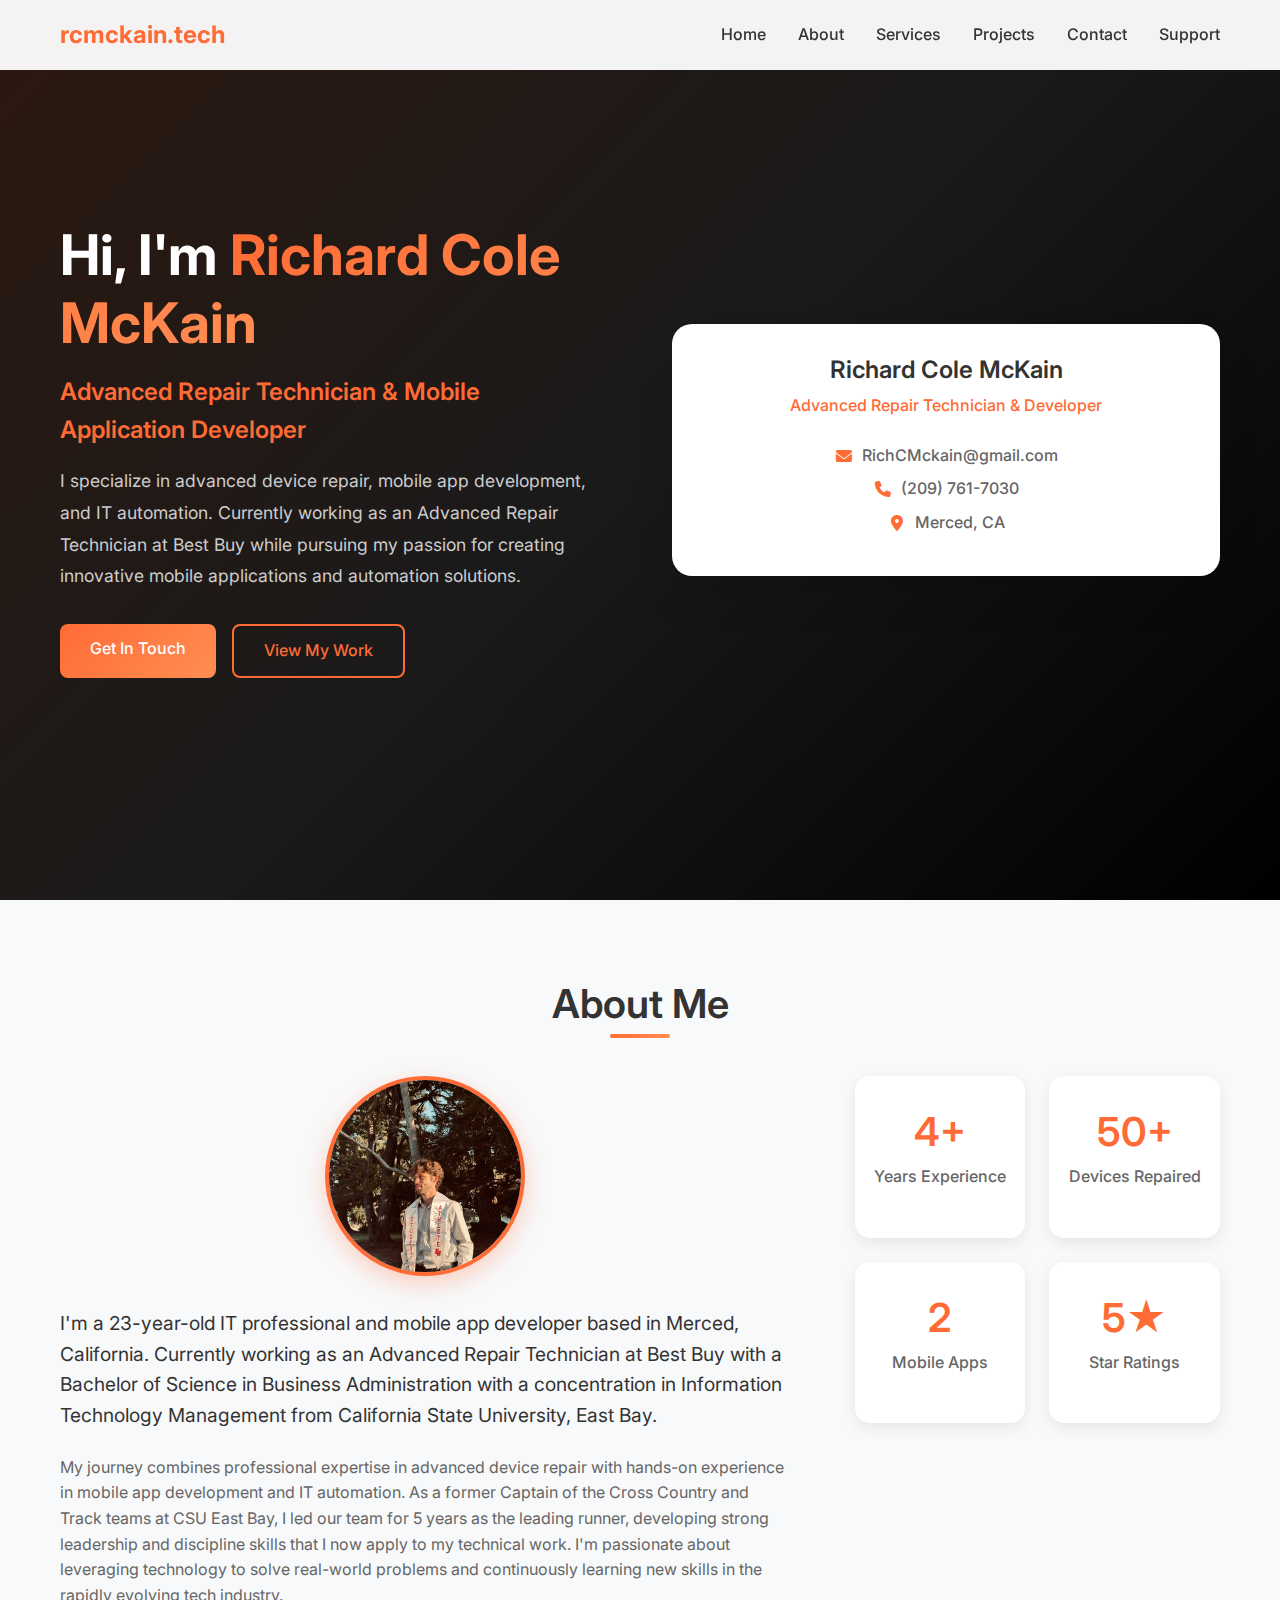
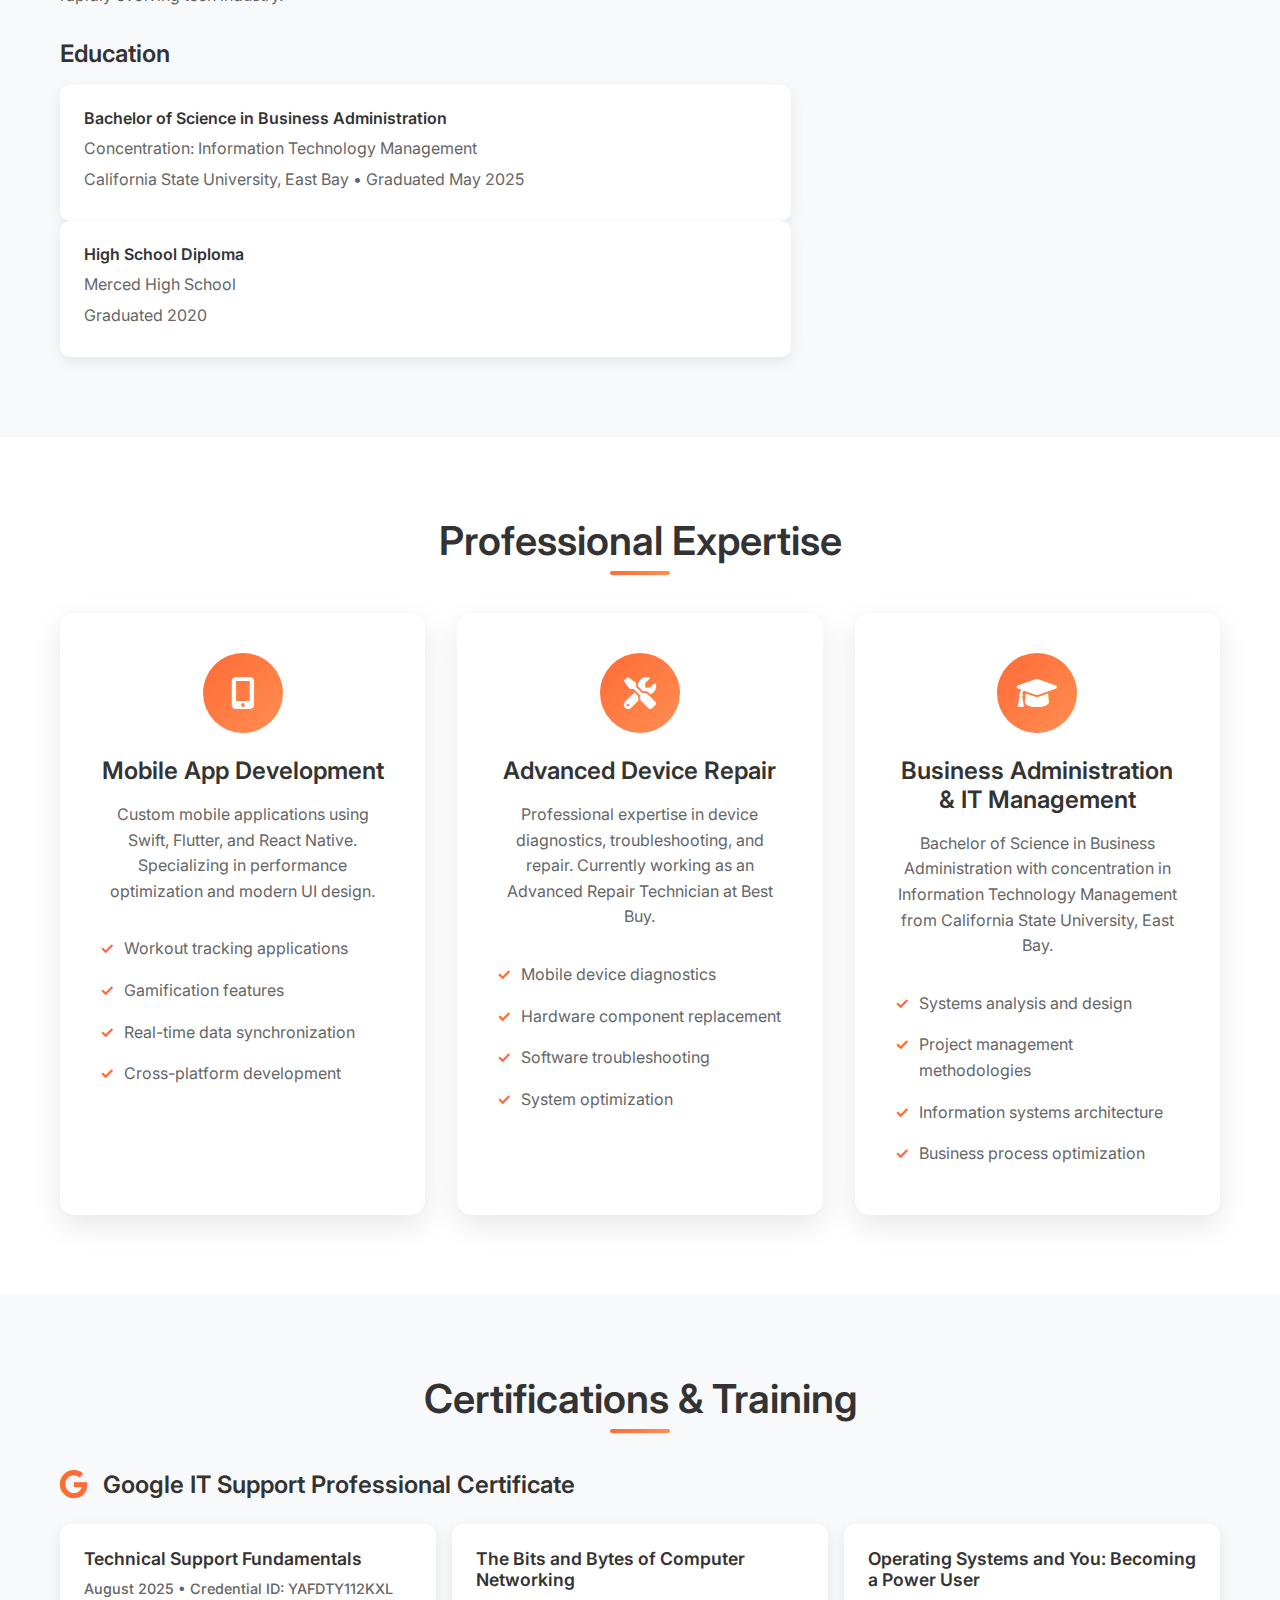
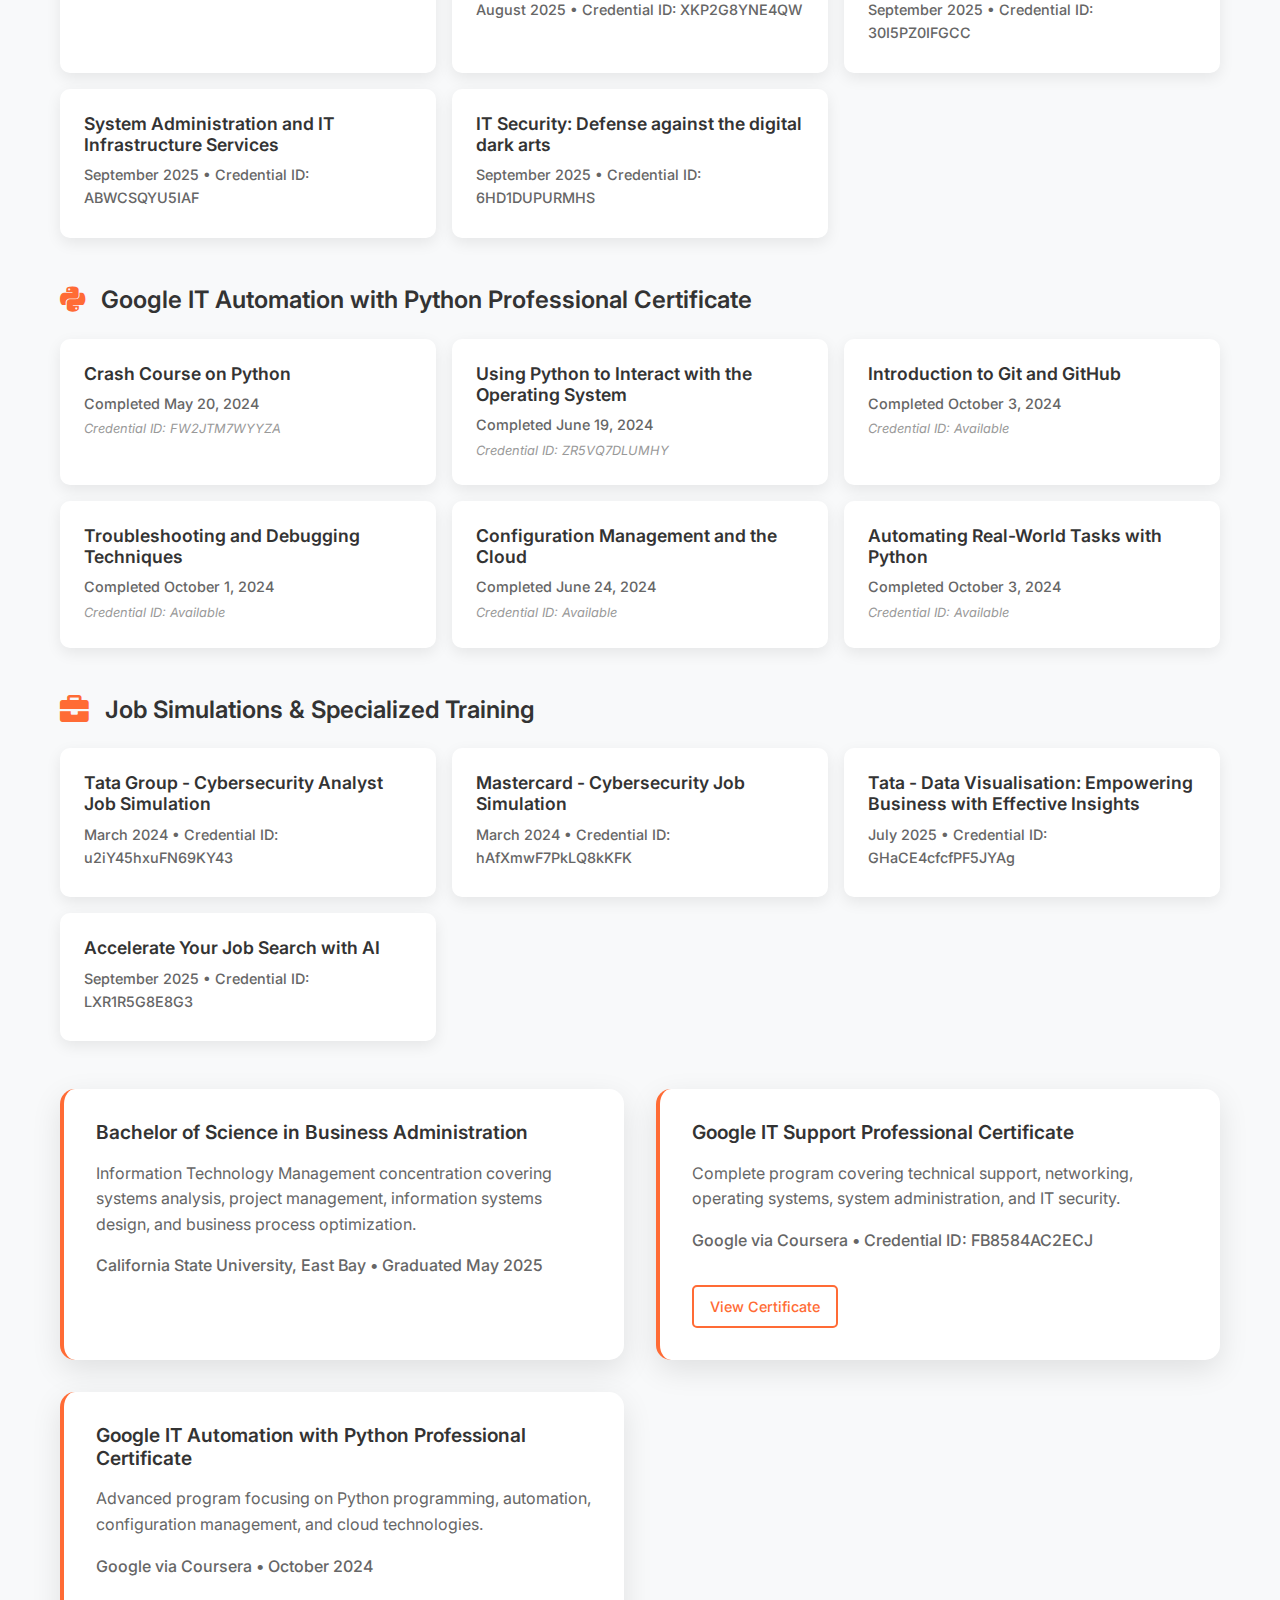
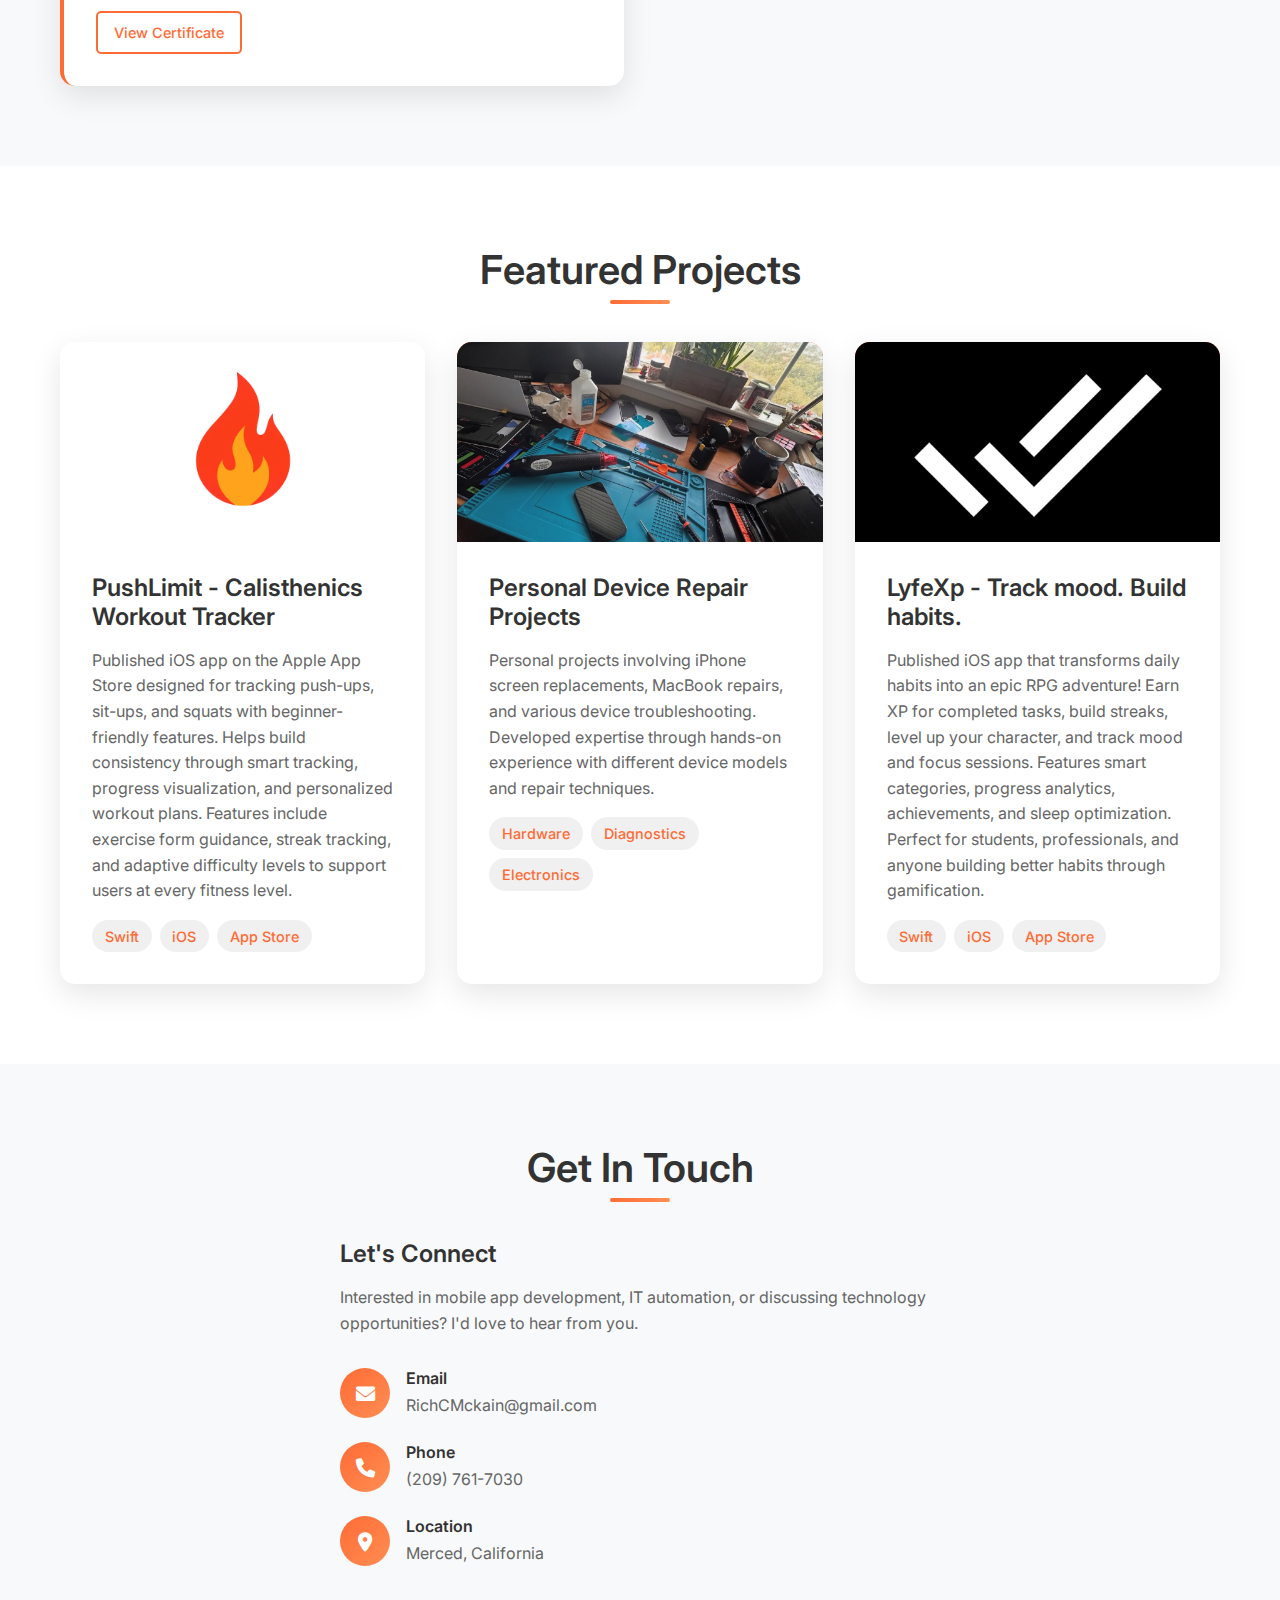
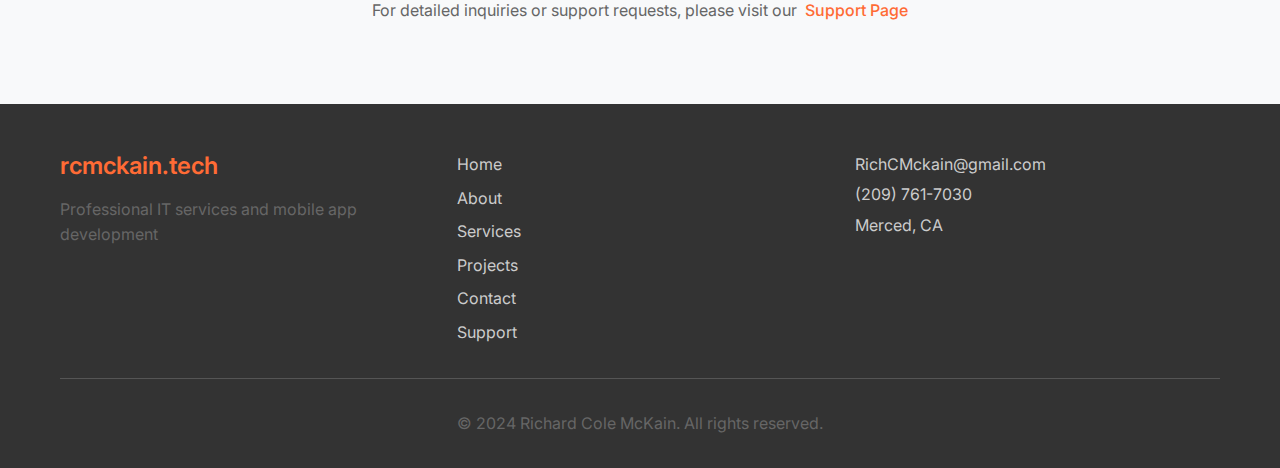
<file: index.html>
<!DOCTYPE html>
<html lang="en">
<head>
    <meta charset="UTF-8">
    <meta name="viewport" content="width=device-width, initial-scale=1.0">
    <title>Richard Cole McKain - IT Technician & Mobile App Developer</title>
    <meta name="description" content="Professional IT services, mobile app development, and device repair in Merced, CA. Specializing in iOS development, IT automation, and cybersecurity.">
    <link rel="stylesheet" href="styles.css">
    <link href="https://fonts.googleapis.com/css2?family=Inter:wght@300;400;500;600;700&display=swap" rel="stylesheet">
    <link rel="stylesheet" href="https://cdnjs.cloudflare.com/ajax/libs/font-awesome/6.0.0/css/all.min.css">
</head>
<body>
    <!-- Navigation -->
    <nav class="navbar">
        <div class="nav-container">
            <div class="nav-logo">
                <a href="#home">rcmckain.tech</a>
            </div>
            <div class="nav-menu" id="nav-menu">
                <a href="#home" class="nav-link">Home</a>
                <a href="#about" class="nav-link">About</a>
                <a href="#services" class="nav-link">Services</a>
                <a href="#projects" class="nav-link">Projects</a>
                <a href="#contact" class="nav-link">Contact</a>
                <a href="support.html" class="nav-link">Support</a>
            </div>
            <div class="hamburger" id="hamburger">
                <span class="bar"></span>
                <span class="bar"></span>
                <span class="bar"></span>
            </div>
        </div>
    </nav>

    <!-- Hero Section -->
    <section id="home" class="hero">
        <div class="hero-container">
            <div class="hero-content">
                <h1 class="hero-title">
                    Hi, I'm <span class="highlight">Richard Cole McKain</span>
                </h1>
                <p class="hero-subtitle">
                    Advanced Repair Technician & Mobile Application Developer
                </p>
                <p class="hero-description">
                    I specialize in advanced device repair, mobile app development, and IT automation. 
                    Currently working as an Advanced Repair Technician at Best Buy while pursuing my passion 
                    for creating innovative mobile applications and automation solutions.
                </p>
                <div class="hero-buttons">
                    <a href="#contact" class="btn btn-primary">Get In Touch</a>
                    <a href="#projects" class="btn btn-secondary">View My Work</a>
                </div>
            </div>
            <div class="hero-image">
                <div class="profile-card">
                    <div class="profile-info">
                        <h3>Richard Cole McKain</h3>
                        <p>Advanced Repair Technician & Developer</p>
                        <div class="contact-info">
                            <p><i class="fas fa-envelope"></i> RichCMckain@gmail.com</p>
                            <p><i class="fas fa-phone"></i> (209) 761-7030</p>
                            <p><i class="fas fa-map-marker-alt"></i> Merced, CA</p>
                        </div>
                    </div>
                </div>
            </div>
        </div>
    </section>

    <!-- About Section -->
    <section id="about" class="about">
        <div class="container">
            <h2 class="section-title">About Me</h2>
            <div class="about-content">
                <div class="about-text">
                    <div class="profile-image-container">
                        <img src="ME.jpeg" alt="Richard Cole McKain" class="profile-image">
                    </div>
                    <p class="about-intro">
                        I'm a 23-year-old IT professional and mobile app developer based in Merced, California. 
                        Currently working as an Advanced Repair Technician at Best Buy with a Bachelor of Science 
                        in Business Administration with a concentration in Information Technology Management from California State University, East Bay.
                    </p>
                    <p>
                        My journey combines professional expertise in advanced device repair with hands-on experience in 
                        mobile app development and IT automation. As a former Captain of the Cross Country and Track teams 
                        at CSU East Bay, I led our team for 5 years as the leading runner, developing strong leadership 
                        and discipline skills that I now apply to my technical work. I'm passionate about leveraging 
                        technology to solve real-world problems and continuously learning new skills in the rapidly 
                        evolving tech industry.
                    </p>
                    <div class="education">
                        <h3>Education</h3>
                        <div class="education-item">
                            <h4>Bachelor of Science in Business Administration</h4>
                            <p>Concentration: Information Technology Management</p>
                            <p>California State University, East Bay • Graduated May 2025</p>
                        </div>
                        <div class="education-item">
                            <h4>High School Diploma</h4>
                            <p>Merced High School</p>
                            <p>Graduated 2020</p>
                        </div>
                    </div>
                </div>
                <div class="about-stats">
                    <div class="stat-item">
                        <h3>4+</h3>
                        <p>Years Experience</p>
                    </div>
                    <div class="stat-item">
                        <h3>50+</h3>
                        <p>Devices Repaired</p>
                    </div>
                    <div class="stat-item">
                        <h3>2</h3>
                        <p>Mobile Apps</p>
                    </div>
                    <div class="stat-item">
                        <h3>5★</h3>
                        <p>Star Ratings</p>
                    </div>
                </div>
            </div>
        </div>
    </section>

    <!-- Services Section -->
    <section id="services" class="services">
        <div class="container">
            <h2 class="section-title">Professional Expertise</h2>
            <div class="services-grid">
                <div class="service-card">
                    <div class="service-icon">
                        <i class="fas fa-mobile-alt"></i>
                    </div>
                    <h3>Mobile App Development</h3>
                    <p>Custom mobile applications using Swift, Flutter, and React Native. Specializing in performance optimization and modern UI design.</p>
                    <ul>
                        <li>Workout tracking applications</li>
                        <li>Gamification features</li>
                        <li>Real-time data synchronization</li>
                        <li>Cross-platform development</li>
                    </ul>
                </div>
                <div class="service-card">
                    <div class="service-icon">
                        <i class="fas fa-tools"></i>
                    </div>
                    <h3>Advanced Device Repair</h3>
                    <p>Professional expertise in device diagnostics, troubleshooting, and repair. Currently working as an Advanced Repair Technician at Best Buy.</p>
                    <ul>
                        <li>Mobile device diagnostics</li>
                        <li>Hardware component replacement</li>
                        <li>Software troubleshooting</li>
                        <li>System optimization</li>
                    </ul>
                </div>
                <div class="service-card">
                    <div class="service-icon">
                        <i class="fas fa-graduation-cap"></i>
                    </div>
                    <h3>Business Administration & IT Management</h3>
                    <p>Bachelor of Science in Business Administration with concentration in Information Technology Management from California State University, East Bay.</p>
                    <ul>
                        <li>Systems analysis and design</li>
                        <li>Project management methodologies</li>
                        <li>Information systems architecture</li>
                        <li>Business process optimization</li>
                    </ul>
                </div>
            </div>
        </div>
    </section>

    <!-- Certifications Section -->
    <section class="certifications">
        <div class="container">
            <h2 class="section-title">Certifications & Training</h2>
            
            <!-- Google IT Support Professional Certificate -->
            <div class="cert-category">
                <h3 class="category-title">
                    <i class="fab fa-google"></i>
                    Google IT Support Professional Certificate
                </h3>
                <div class="cert-grid compact">
                    <div class="cert-card compact">
                        <h4>Technical Support Fundamentals</h4>
                        <p class="cert-date">August 2025 • Credential ID: YAFDTY112KXL</p>
                    </div>
                    <div class="cert-card compact">
                        <h4>The Bits and Bytes of Computer Networking</h4>
                        <p class="cert-date">August 2025 • Credential ID: XKP2G8YNE4QW</p>
                    </div>
                    <div class="cert-card compact">
                        <h4>Operating Systems and You: Becoming a Power User</h4>
                        <p class="cert-date">September 2025 • Credential ID: 30I5PZ0IFGCC</p>
                    </div>
                    <div class="cert-card compact">
                        <h4>System Administration and IT Infrastructure Services</h4>
                        <p class="cert-date">September 2025 • Credential ID: ABWCSQYU5IAF</p>
                    </div>
                    <div class="cert-card compact">
                        <h4>IT Security: Defense against the digital dark arts</h4>
                        <p class="cert-date">September 2025 • Credential ID: 6HD1DUPURMHS</p>
                    </div>
                </div>
            </div>

            <!-- Google IT Automation with Python -->
            <div class="cert-category">
                <h3 class="category-title">
                    <i class="fab fa-python"></i>
                    Google IT Automation with Python Professional Certificate
                </h3>
                <div class="cert-grid compact">
                    <div class="cert-card compact">
                        <h4>Crash Course on Python</h4>
                        <p class="cert-date">Completed May 20, 2024</p>
                        <p class="credential-id">Credential ID: FW2JTM7WYYZA</p>
                    </div>
                    <div class="cert-card compact">
                        <h4>Using Python to Interact with the Operating System</h4>
                        <p class="cert-date">Completed June 19, 2024</p>
                        <p class="credential-id">Credential ID: ZR5VQ7DLUMHY</p>
                    </div>
                    <div class="cert-card compact">
                        <h4>Introduction to Git and GitHub</h4>
                        <p class="cert-date">Completed October 3, 2024</p>
                        <p class="credential-id">Credential ID: Available</p>
                    </div>
                    <div class="cert-card compact">
                        <h4>Troubleshooting and Debugging Techniques</h4>
                        <p class="cert-date">Completed October 1, 2024</p>
                        <p class="credential-id">Credential ID: Available</p>
                    </div>
                    <div class="cert-card compact">
                        <h4>Configuration Management and the Cloud</h4>
                        <p class="cert-date">Completed June 24, 2024</p>
                        <p class="credential-id">Credential ID: Available</p>
                    </div>
                    <div class="cert-card compact">
                        <h4>Automating Real-World Tasks with Python</h4>
                        <p class="cert-date">Completed October 3, 2024</p>
                        <p class="credential-id">Credential ID: Available</p>
                    </div>
                </div>
            </div>

            <!-- Job Simulations & Specialized Training -->
            <div class="cert-category">
                <h3 class="category-title">
                    <i class="fas fa-briefcase"></i>
                    Job Simulations & Specialized Training
                </h3>
                <div class="cert-grid compact">
                    <div class="cert-card compact">
                        <h4>Tata Group - Cybersecurity Analyst Job Simulation</h4>
                        <p class="cert-date">March 2024 • Credential ID: u2iY45hxuFN69KY43</p>
                    </div>
                    <div class="cert-card compact">
                        <h4>Mastercard - Cybersecurity Job Simulation</h4>
                        <p class="cert-date">March 2024 • Credential ID: hAfXmwF7PkLQ8kKFK</p>
                    </div>
                    <div class="cert-card compact">
                        <h4>Tata - Data Visualisation: Empowering Business with Effective Insights</h4>
                        <p class="cert-date">July 2025 • Credential ID: GHaCE4cfcfPF5JYAg</p>
                    </div>
                    <div class="cert-card compact">
                        <h4>Accelerate Your Job Search with AI</h4>
                        <p class="cert-date">September 2025 • Credential ID: LXR1R5G8E8G3</p>
                    </div>
                </div>
            </div>

            <!-- Professional Certificates Summary -->
            <div class="cert-summary">
                <div class="summary-card">
                    <h4>Bachelor of Science in Business Administration</h4>
                    <p>Information Technology Management concentration covering systems analysis, project management, information systems design, and business process optimization.</p>
                    <p class="cert-issuer">California State University, East Bay • Graduated May 2025</p>
                </div>
                <div class="summary-card">
                    <h4>Google IT Support Professional Certificate</h4>
                    <p>Complete program covering technical support, networking, operating systems, system administration, and IT security.</p>
                    <p class="cert-issuer">Google via Coursera • Credential ID: FB8584AC2ECJ</p>
                    <a href="https://www.coursera.org/account/accomplishments/professional-cert/certificate/FB8584AC2ECJ" target="_blank" class="cert-link">View Certificate</a>
                </div>
                <div class="summary-card">
                    <h4>Google IT Automation with Python Professional Certificate</h4>
                    <p>Advanced program focusing on Python programming, automation, configuration management, and cloud technologies.</p>
                    <p class="cert-issuer">Google via Coursera • October 2024</p>
                    <a href="https://coursera.org/verify/professional-cert/SS9TCB0L2MZP" target="_blank" class="cert-link">View Certificate</a>
                </div>
            </div>
        </div>
    </section>

    <!-- Projects Section -->
    <section id="projects" class="projects">
        <div class="container">
            <h2 class="section-title">Featured Projects</h2>
            <div class="projects-grid">
                <div class="project-card">
                    <div class="project-image">
                        <img src="pushlimit.png" alt="PushLimit App Screenshot" class="project-app-image pushlimit-image">
                    </div>
                    <div class="project-content">
                        <h3>PushLimit - Calisthenics Workout Tracker</h3>
                        <p>Published iOS app on the Apple App Store designed for tracking push-ups, sit-ups, and squats with beginner-friendly features. Helps build consistency through smart tracking, progress visualization, and personalized workout plans. Features include exercise form guidance, streak tracking, and adaptive difficulty levels to support users at every fitness level.</p>
                        <div class="project-tech">
                            <span class="tech-tag">Swift</span>
                            <span class="tech-tag">iOS</span>
                            <span class="tech-tag">App Store</span>
                        </div>
                    </div>
                </div>
                <div class="project-card">
                    <div class="project-image">
                        <img src="phonerepair.jpeg" alt="Phone Repair Work" class="project-app-image">
                    </div>
                    <div class="project-content">
                        <h3>Personal Device Repair Projects</h3>
                        <p>Personal projects involving iPhone screen replacements, MacBook repairs, and various device troubleshooting. Developed expertise through hands-on experience with different device models and repair techniques.</p>
                        <div class="project-tech">
                            <span class="tech-tag">Hardware</span>
                            <span class="tech-tag">Diagnostics</span>
                            <span class="tech-tag">Electronics</span>
                        </div>
                    </div>
                </div>
                <div class="project-card">
                    <div class="project-image">
                        <img src="lyfexp.jpeg" alt="LyfeXp App Screenshot" class="project-app-image">
                    </div>
                    <div class="project-content">
                        <h3>LyfeXp - Track mood. Build habits.</h3>
                        <p>Published iOS app that transforms daily habits into an epic RPG adventure! Earn XP for completed tasks, build streaks, level up your character, and track mood and focus sessions. Features smart categories, progress analytics, achievements, and sleep optimization. Perfect for students, professionals, and anyone building better habits through gamification.</p>
                        <div class="project-tech">
                            <span class="tech-tag">Swift</span>
                            <span class="tech-tag">iOS</span>
                            <span class="tech-tag">App Store</span>
                        </div>
                    </div>
                </div>
            </div>
        </div>
    </section>



    <!-- Contact Section -->
    <section id="contact" class="contact">
        <div class="container">
            <h2 class="section-title">Get In Touch</h2>
            <div class="contact-content">
                <div class="contact-info">
                    <h3>Let's Connect</h3>
                    <p>Interested in mobile app development, IT automation, or discussing technology opportunities? I'd love to hear from you.</p>
                    <div class="contact-details">
                        <div class="contact-item">
                            <i class="fas fa-envelope"></i>
                            <div>
                                <h4>Email</h4>
                                <p>RichCMckain@gmail.com</p>
                            </div>
                        </div>
                        <div class="contact-item">
                            <i class="fas fa-phone"></i>
                            <div>
                                <h4>Phone</h4>
                                <p>(209) 761-7030</p>
                            </div>
                        </div>
                        <div class="contact-item">
                            <i class="fas fa-map-marker-alt"></i>
                            <div>
                                <h4>Location</h4>
                                <p>Merced, California</p>
                            </div>
                        </div>
                    </div>
                    <div class="contact-cta">
                        <p>For detailed inquiries or support requests, please visit our <a href="support.html" class="support-link">Support Page</a></p>
                    </div>
                </div>
            </div>
        </div>
    </section>

    <!-- Footer -->
    <footer class="footer">
        <div class="container">
            <div class="footer-content">
                <div class="footer-brand">
                    <h3>rcmckain.tech</h3>
                    <p>Professional IT services and mobile app development</p>
                </div>
                <div class="footer-links">
                    <a href="#home">Home</a>
                    <a href="#about">About</a>
                    <a href="#services">Services</a>
                    <a href="#projects">Projects</a>
                    <a href="#contact">Contact</a>
                    <a href="support.html">Support</a>
                </div>
                <div class="footer-contact">
                    <p>RichCMckain@gmail.com</p>
                    <p>(209) 761-7030</p>
                    <p>Merced, CA</p>
                </div>
            </div>
            <div class="footer-bottom">
                <p>&copy; 2024 Richard Cole McKain. All rights reserved.</p>
            </div>
        </div>
    </footer>

    <script src="script.js"></script>
</body>
</html>
</file>
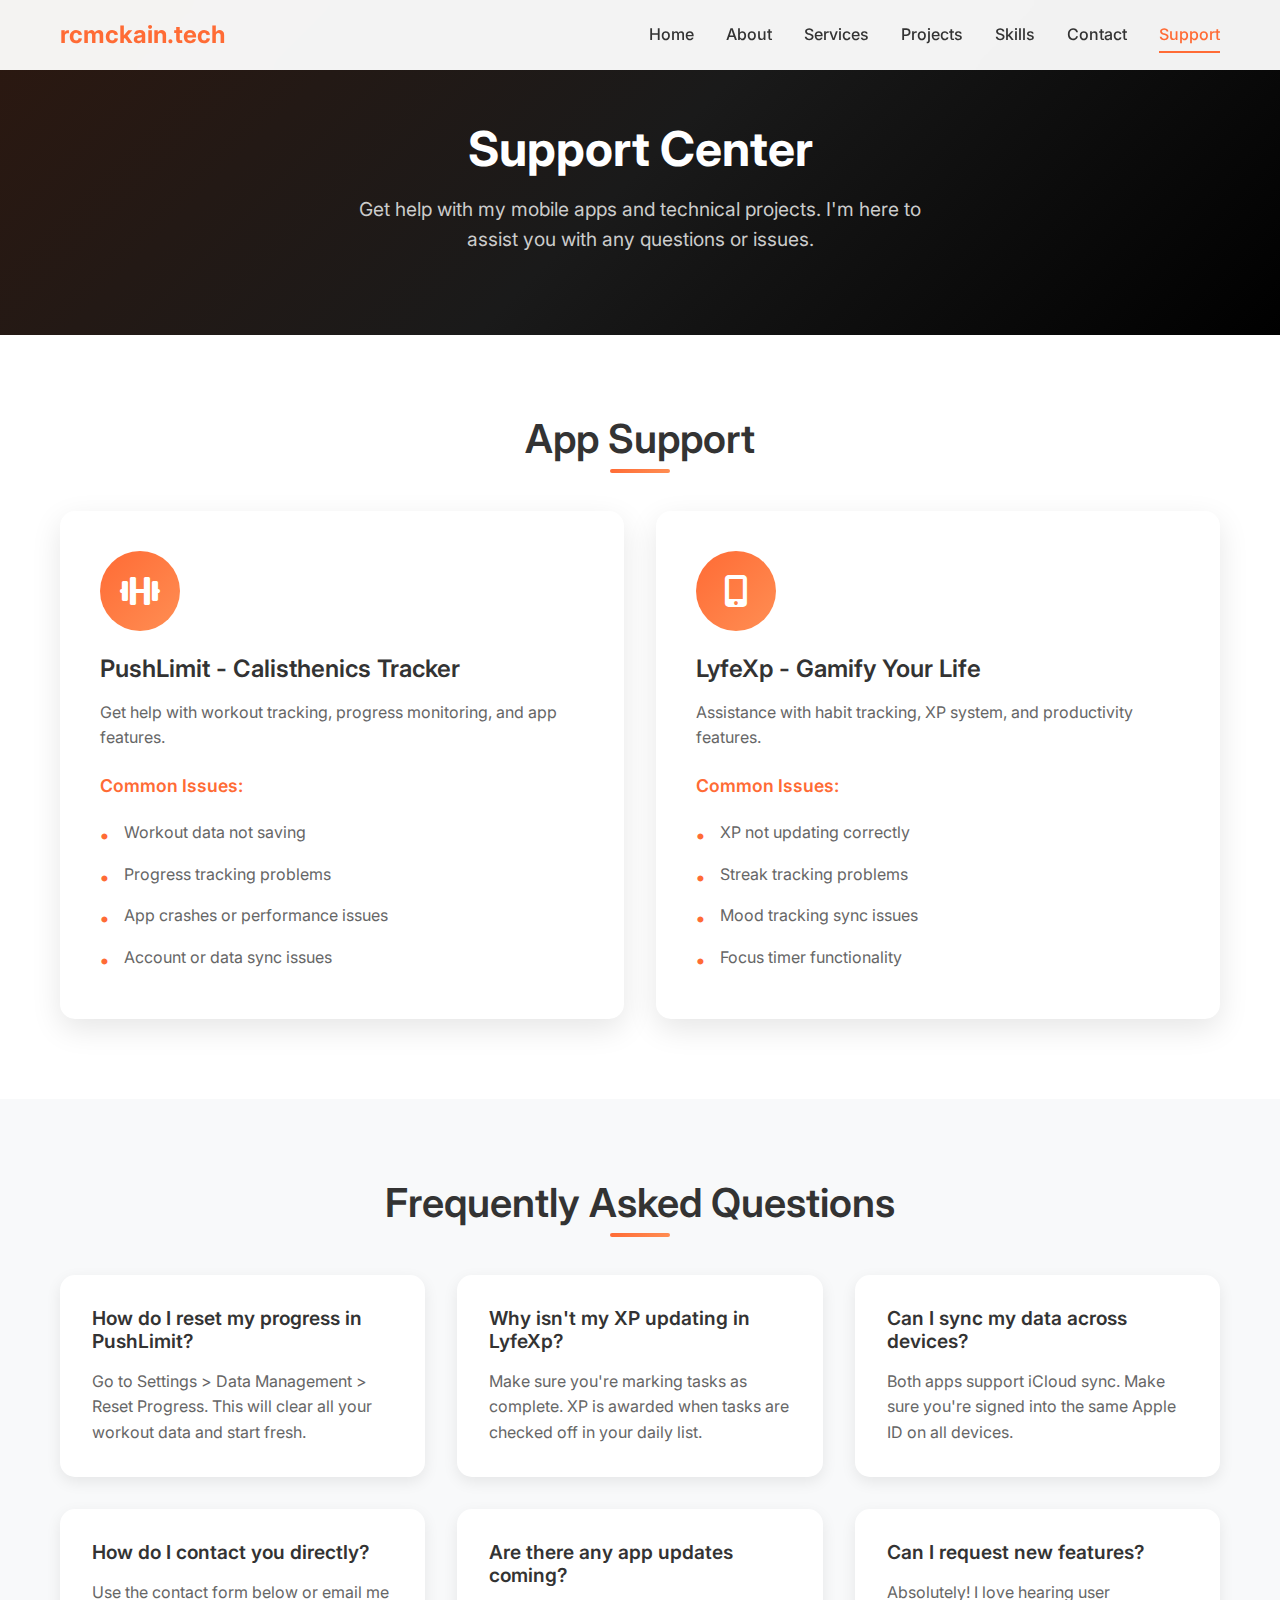
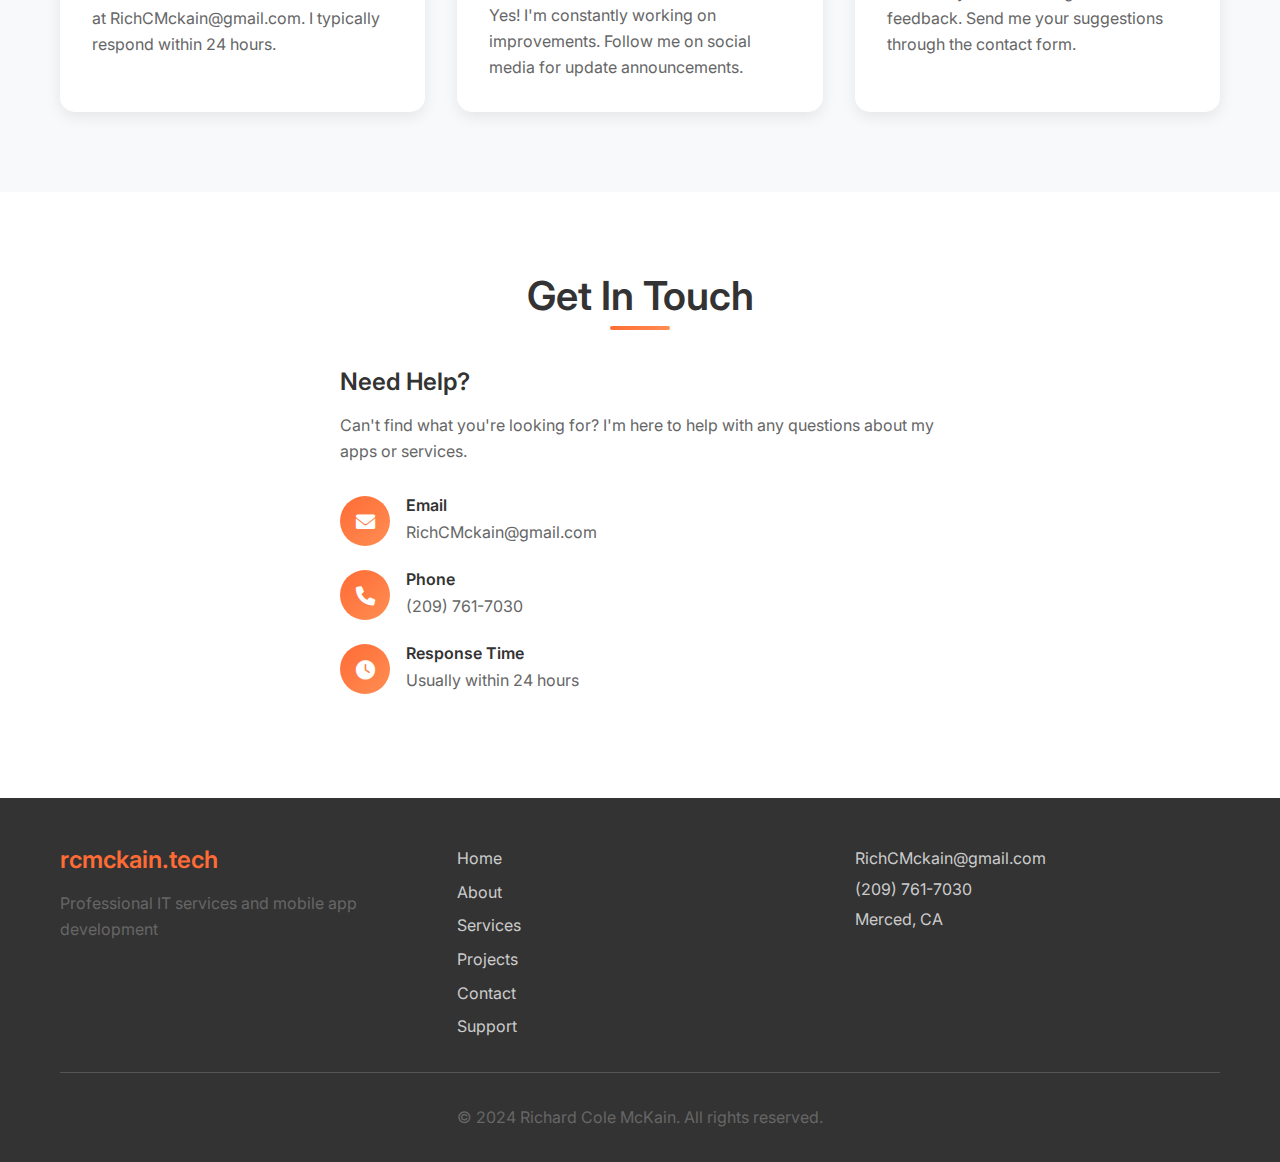
<file: support.html>
<!DOCTYPE html>
<html lang="en">
<head>
    <meta charset="UTF-8">
    <meta name="viewport" content="width=device-width, initial-scale=1.0">
    <title>Support - Richard Cole McKain</title>
    <meta name="description" content="Get help and support for mobile apps and technical services. Contact Richard Cole McKain for assistance with PushLimit, LyfeXp, and other projects.">
    <link rel="stylesheet" href="styles.css">
    <link href="https://fonts.googleapis.com/css2?family=Inter:wght@300;400;500;600;700&display=swap" rel="stylesheet">
    <link rel="stylesheet" href="https://cdnjs.cloudflare.com/ajax/libs/font-awesome/6.0.0/css/all.min.css">
</head>
<body>
    <!-- Navigation -->
    <nav class="navbar">
        <div class="nav-container">
            <div class="nav-logo">
                <a href="index.html">rcmckain.tech</a>
            </div>
            <div class="nav-menu" id="nav-menu">
                <a href="index.html" class="nav-link">Home</a>
                <a href="index.html#about" class="nav-link">About</a>
                <a href="index.html#services" class="nav-link">Services</a>
                <a href="index.html#projects" class="nav-link">Projects</a>
                <a href="index.html#skills" class="nav-link">Skills</a>
                <a href="index.html#contact" class="nav-link">Contact</a>
                <a href="support.html" class="nav-link active">Support</a>
            </div>
            <div class="hamburger" id="hamburger">
                <span class="bar"></span>
                <span class="bar"></span>
                <span class="bar"></span>
            </div>
        </div>
    </nav>

    <!-- Support Hero Section -->
    <section class="support-hero">
        <div class="container">
            <div class="support-hero-content">
                <h1>Support Center</h1>
                <p>Get help with my mobile apps and technical projects. I'm here to assist you with any questions or issues.</p>
            </div>
        </div>
    </section>

    <!-- App Support Section -->
    <section class="app-support">
        <div class="container">
            <h2 class="section-title">App Support</h2>
            <div class="app-support-grid">
                <div class="app-card">
                    <div class="app-icon">
                        <i class="fas fa-dumbbell"></i>
                    </div>
                    <h3>PushLimit - Calisthenics Tracker</h3>
                    <p>Get help with workout tracking, progress monitoring, and app features.</p>
                    <div class="support-topics">
                        <h4>Common Issues:</h4>
                        <ul>
                            <li>Workout data not saving</li>
                            <li>Progress tracking problems</li>
                            <li>App crashes or performance issues</li>
                            <li>Account or data sync issues</li>
                        </ul>
                    </div>
                </div>
                <div class="app-card">
                    <div class="app-icon">
                        <i class="fas fa-mobile-alt"></i>
                    </div>
                    <h3>LyfeXp - Gamify Your Life</h3>
                    <p>Assistance with habit tracking, XP system, and productivity features.</p>
                    <div class="support-topics">
                        <h4>Common Issues:</h4>
                        <ul>
                            <li>XP not updating correctly</li>
                            <li>Streak tracking problems</li>
                            <li>Mood tracking sync issues</li>
                            <li>Focus timer functionality</li>
                        </ul>
                    </div>
                </div>
            </div>
        </div>
    </section>

    <!-- FAQ Section -->
    <section class="faq-section">
        <div class="container">
            <h2 class="section-title">Frequently Asked Questions</h2>
            <div class="faq-grid">
                <div class="faq-item">
                    <h3>How do I reset my progress in PushLimit?</h3>
                    <p>Go to Settings > Data Management > Reset Progress. This will clear all your workout data and start fresh.</p>
                </div>
                <div class="faq-item">
                    <h3>Why isn't my XP updating in LyfeXp?</h3>
                    <p>Make sure you're marking tasks as complete. XP is awarded when tasks are checked off in your daily list.</p>
                </div>
                <div class="faq-item">
                    <h3>Can I sync my data across devices?</h3>
                    <p>Both apps support iCloud sync. Make sure you're signed into the same Apple ID on all devices.</p>
                </div>
                <div class="faq-item">
                    <h3>How do I contact you directly?</h3>
                    <p>Use the contact form below or email me at RichCMckain@gmail.com. I typically respond within 24 hours.</p>
                </div>
                <div class="faq-item">
                    <h3>Are there any app updates coming?</h3>
                    <p>Yes! I'm constantly working on improvements. Follow me on social media for update announcements.</p>
                </div>
                <div class="faq-item">
                    <h3>Can I request new features?</h3>
                    <p>Absolutely! I love hearing user feedback. Send me your suggestions through the contact form.</p>
                </div>
            </div>
        </div>
    </section>

    <!-- Contact Support Section -->
    <section class="contact-support">
        <div class="container">
            <h2 class="section-title">Get In Touch</h2>
            <div class="contact-content">
                <div class="contact-info">
                    <h3>Need Help?</h3>
                    <p>Can't find what you're looking for? I'm here to help with any questions about my apps or services.</p>
                    <div class="contact-details">
                        <div class="contact-item">
                            <i class="fas fa-envelope"></i>
                            <div>
                                <h4>Email</h4>
                                <p>RichCMckain@gmail.com</p>
                            </div>
                        </div>
                        <div class="contact-item">
                            <i class="fas fa-phone"></i>
                            <div>
                                <h4>Phone</h4>
                                <p>(209) 761-7030</p>
                            </div>
                        </div>
                        <div class="contact-item">
                            <i class="fas fa-clock"></i>
                            <div>
                                <h4>Response Time</h4>
                                <p>Usually within 24 hours</p>
                            </div>
                        </div>
                    </div>
                </div>
            </div>
        </div>
    </section>

    <!-- Footer -->
    <footer class="footer">
        <div class="container">
            <div class="footer-content">
                <div class="footer-brand">
                    <h3>rcmckain.tech</h3>
                    <p>Professional IT services and mobile app development</p>
                </div>
                <div class="footer-links">
                    <a href="index.html">Home</a>
                    <a href="index.html#about">About</a>
                    <a href="index.html#services">Services</a>
                    <a href="index.html#projects">Projects</a>
                    <a href="index.html#contact">Contact</a>
                    <a href="support.html">Support</a>
                </div>
                <div class="footer-contact">
                    <p>RichCMckain@gmail.com</p>
                    <p>(209) 761-7030</p>
                    <p>Merced, CA</p>
                </div>
            </div>
            <div class="footer-bottom">
                <p>&copy; 2024 Richard Cole McKain. All rights reserved.</p>
            </div>
        </div>
    </footer>

    <script src="script.js"></script>
</body>
</html>
</file>
<file: styles.css>
/* Reset and Base Styles */
* {
    margin: 0;
    padding: 0;
    box-sizing: border-box;
}

html {
    scroll-behavior: smooth;
}

body {
    font-family: 'Inter', sans-serif;
    line-height: 1.6;
    color: #333;
    background-color: #ffffff;
}

.container {
    max-width: 1200px;
    margin: 0 auto;
    padding: 0 20px;
}

/* Typography */
h1, h2, h3, h4, h5, h6 {
    font-weight: 600;
    line-height: 1.2;
    margin-bottom: 1rem;
}

h1 {
    font-size: 3.5rem;
    font-weight: 700;
}

h2 {
    font-size: 2.5rem;
    text-align: center;
    margin-bottom: 3rem;
}

h3 {
    font-size: 1.5rem;
}

p {
    margin-bottom: 1rem;
    color: #666;
}

/* Buttons */
.btn {
    display: inline-block;
    padding: 12px 30px;
    border-radius: 8px;
    text-decoration: none;
    font-weight: 500;
    transition: all 0.3s ease;
    border: none;
    cursor: pointer;
    font-size: 1rem;
}

.btn-primary {
    background: linear-gradient(135deg, #ff6b35 0%, #ff8e53 100%);
    color: white;
}

.btn-primary:hover {
    transform: translateY(-2px);
    box-shadow: 0 10px 25px rgba(255, 107, 53, 0.3);
}

.btn-secondary {
    background: transparent;
    color: #ff6b35;
    border: 2px solid #ff6b35;
}

.btn-secondary:hover {
    background: #ff6b35;
    color: white;
    transform: translateY(-2px);
}

/* Navigation */
.navbar {
    position: fixed;
    top: 0;
    width: 100%;
    background: rgba(255, 255, 255, 0.95);
    backdrop-filter: blur(10px);
    z-index: 1000;
    padding: 1rem 0;
    transition: all 0.3s ease;
}

.nav-container {
    max-width: 1200px;
    margin: 0 auto;
    padding: 0 20px;
    display: flex;
    justify-content: space-between;
    align-items: center;
}

.nav-logo a {
    font-size: 1.5rem;
    font-weight: 700;
    color: #ff6b35;
    text-decoration: none;
}

.nav-menu {
    display: flex;
    gap: 2rem;
}

.nav-link {
    color: #333;
    text-decoration: none;
    font-weight: 500;
    transition: color 0.3s ease;
    position: relative;
}

.nav-link:hover {
    color: #ff6b35;
}

.nav-link::after {
    content: '';
    position: absolute;
    bottom: -5px;
    left: 0;
    width: 0;
    height: 2px;
    background: #ff6b35;
    transition: width 0.3s ease;
}

.nav-link:hover::after {
    width: 100%;
}

.hamburger {
    display: none;
    flex-direction: column;
    cursor: pointer;
}

.bar {
    width: 25px;
    height: 3px;
    background: #333;
    margin: 3px 0;
    transition: 0.3s;
}

/* Hero Section */
.hero {
    min-height: 100vh;
    display: flex;
    align-items: center;
    background: linear-gradient(135deg, #2c1810 0%, #1a1a1a 50%, #000000 100%);
    padding-top: 80px;
}

.hero-container {
    max-width: 1200px;
    margin: 0 auto;
    padding: 0 20px;
    display: grid;
    grid-template-columns: 1fr 1fr;
    gap: 4rem;
    align-items: center;
}

.hero-title {
    font-size: 3.5rem;
    margin-bottom: 1rem;
    color: #ffffff;
}

.highlight {
    background: linear-gradient(135deg, #ff6b35 0%, #ff8e53 100%);
    -webkit-background-clip: text;
    -webkit-text-fill-color: transparent;
    background-clip: text;
}

.hero-subtitle {
    font-size: 1.5rem;
    color: #ff6b35;
    font-weight: 600;
    margin-bottom: 1rem;
}

.hero-description {
    font-size: 1.1rem;
    color: #cccccc;
    margin-bottom: 2rem;
    line-height: 1.8;
}

.hero-buttons {
    display: flex;
    gap: 1rem;
    flex-wrap: wrap;
}

.profile-card {
    background: white;
    border-radius: 20px;
    padding: 2rem;
    box-shadow: 0 20px 40px rgba(0, 0, 0, 0.1);
    text-align: center;
}

.profile-info h3 {
    color: #333;
    margin-bottom: 0.5rem;
}

.profile-info p {
    color: #ff6b35;
    font-weight: 500;
    margin-bottom: 1.5rem;
}

.contact-info p {
    display: flex;
    align-items: center;
    justify-content: center;
    gap: 0.5rem;
    margin-bottom: 0.5rem;
    color: #666;
}

.contact-info i {
    color: #ff6b35;
    width: 20px;
}

/* Section Styles */
section {
    padding: 5rem 0;
}

.section-title {
    position: relative;
    margin-bottom: 3rem;
}

.section-title::after {
    content: '';
    position: absolute;
    bottom: -10px;
    left: 50%;
    transform: translateX(-50%);
    width: 60px;
    height: 4px;
    background: linear-gradient(135deg, #ff6b35 0%, #ff8e53 100%);
    border-radius: 2px;
}

/* About Section */
.about {
    background: #f8f9fa;
}

.about-content {
    display: grid;
    grid-template-columns: 2fr 1fr;
    gap: 4rem;
    align-items: start;
}

.profile-image-container {
    display: flex;
    justify-content: center;
    margin-bottom: 2rem;
}

.profile-image {
    width: 200px;
    height: 200px;
    border-radius: 50%;
    object-fit: cover;
    border: 4px solid #ff6b35;
    box-shadow: 0 8px 25px rgba(255, 107, 53, 0.3);
    transition: transform 0.3s ease, box-shadow 0.3s ease;
}

.profile-image:hover {
    transform: scale(1.05);
    box-shadow: 0 12px 35px rgba(255, 107, 53, 0.4);
}

.about-intro {
    font-size: 1.2rem;
    color: #333;
    margin-bottom: 1.5rem;
}

.education {
    margin-top: 2rem;
}

.education-item {
    background: white;
    padding: 1.5rem;
    border-radius: 10px;
    box-shadow: 0 5px 15px rgba(0, 0, 0, 0.08);
}

.education-item h4 {
    color: #333;
    margin-bottom: 0.5rem;
}

.education-item p {
    color: #666;
    margin-bottom: 0.3rem;
}

.about-stats {
    display: grid;
    grid-template-columns: 1fr 1fr;
    gap: 1.5rem;
}

.stat-item {
    text-align: center;
    background: white;
    padding: 2rem 1rem;
    border-radius: 15px;
    box-shadow: 0 5px 15px rgba(0, 0, 0, 0.08);
}

.stat-item h3 {
    font-size: 2.5rem;
    color: #ff6b35;
    margin-bottom: 0.5rem;
}

.stat-item p {
    color: #666;
    font-weight: 500;
}

/* Services Section */
.services-grid {
    display: grid;
    grid-template-columns: repeat(auto-fit, minmax(350px, 1fr));
    gap: 2rem;
}

.service-card {
    background: white;
    padding: 2.5rem;
    border-radius: 15px;
    box-shadow: 0 10px 30px rgba(0, 0, 0, 0.1);
    transition: transform 0.3s ease;
    text-align: center;
}

.service-card:hover {
    transform: translateY(-10px);
}

.service-icon {
    width: 80px;
    height: 80px;
    background: linear-gradient(135deg, #ff6b35 0%, #ff8e53 100%);
    border-radius: 50%;
    display: flex;
    align-items: center;
    justify-content: center;
    margin: 0 auto 1.5rem;
}

.service-icon i {
    font-size: 2rem;
    color: white;
}

.service-card h3 {
    color: #333;
    margin-bottom: 1rem;
}

.service-card p {
    margin-bottom: 1.5rem;
}

.service-card ul {
    list-style: none;
    text-align: left;
}

.service-card li {
    padding: 0.5rem 0;
    color: #666;
    position: relative;
    padding-left: 1.5rem;
}

.service-card li::before {
    content: '✓';
    position: absolute;
    left: 0;
    color: #ff6b35;
    font-weight: bold;
}

/* Certifications Section */
.certifications {
    background: #f8f9fa;
}

.cert-category {
    margin-bottom: 3rem;
}

.category-title {
    display: flex;
    align-items: center;
    gap: 1rem;
    color: #333;
    margin-bottom: 1.5rem;
    font-size: 1.5rem;
    font-weight: 600;
}

.category-title i {
    font-size: 1.8rem;
    color: #ff6b35;
}

.cert-grid {
    display: grid;
    grid-template-columns: repeat(auto-fit, minmax(350px, 1fr));
    gap: 2rem;
}

.cert-grid.compact {
    grid-template-columns: repeat(auto-fit, minmax(280px, 1fr));
    gap: 1rem;
}

.cert-card {
    background: white;
    padding: 2rem;
    border-radius: 15px;
    box-shadow: 0 10px 30px rgba(0, 0, 0, 0.1);
    transition: transform 0.3s ease;
}

.cert-card.compact {
    padding: 1.5rem;
    border-radius: 10px;
    box-shadow: 0 5px 15px rgba(0, 0, 0, 0.08);
}

.cert-card:hover {
    transform: translateY(-5px);
}

.cert-card.compact:hover {
    transform: translateY(-3px);
}

.cert-card h4 {
    color: #333;
    margin-bottom: 0.5rem;
    font-size: 1.1rem;
    font-weight: 600;
}

.cert-date {
    color: #666;
    font-size: 0.9rem;
    margin: 0 0 0.3rem 0;
    font-weight: 500;
}

.credential-id {
    color: #999;
    font-size: 0.8rem;
    margin: 0;
    font-style: italic;
}

.cert-header {
    display: flex;
    align-items: center;
    gap: 1rem;
    margin-bottom: 1rem;
}

.cert-header i {
    font-size: 2rem;
    color: #ff6b35;
}

.cert-header h3 {
    color: #333;
    margin: 0;
}

.cert-issuer {
    color: #ff6b35;
    font-weight: 500;
    margin-bottom: 1rem;
}

.cert-summary {
    margin-top: 3rem;
    display: grid;
    grid-template-columns: repeat(auto-fit, minmax(400px, 1fr));
    gap: 2rem;
}

.summary-card {
    background: white;
    padding: 2rem;
    border-radius: 15px;
    box-shadow: 0 10px 30px rgba(0, 0, 0, 0.1);
    border-left: 4px solid #ff6b35;
}

.summary-card h4 {
    color: #333;
    margin-bottom: 1rem;
    font-size: 1.2rem;
}

.summary-card p {
    color: #666;
    margin-bottom: 1rem;
    line-height: 1.6;
}

.cert-link {
    display: inline-block;
    color: #ff6b35;
    text-decoration: none;
    font-weight: 500;
    margin-top: 1rem;
    transition: color 0.3s ease;
    padding: 0.5rem 1rem;
    border: 2px solid #ff6b35;
    border-radius: 5px;
    font-size: 0.9rem;
}

.cert-link:hover {
    background: #ff6b35;
    color: white;
}

/* Projects Section */
.projects-grid {
    display: grid;
    grid-template-columns: repeat(auto-fit, minmax(350px, 1fr));
    gap: 2rem;
}

.project-card {
    background: white;
    border-radius: 15px;
    overflow: hidden;
    box-shadow: 0 10px 30px rgba(0, 0, 0, 0.1);
    transition: transform 0.3s ease;
}

.project-card:hover {
    transform: translateY(-10px);
}

.project-image {
    height: 200px;
    background: linear-gradient(135deg, #ff6b35 0%, #ff8e53 100%);
    display: flex;
    align-items: center;
    justify-content: center;
    overflow: hidden;
    position: relative;
}

.project-image i {
    font-size: 4rem;
    color: white;
}

.project-app-image {
    width: 100%;
    height: 100%;
    object-fit: cover;
    border-radius: 0;
}

.project-card:has(.pushlimit-image) .project-image {
    background: white;
}

.pushlimit-image {
    width: 98%;
    height: 98%;
    object-fit: contain;
    background: white;
    border-radius: 10px;
}

.project-content {
    padding: 2rem;
}

.project-content h3 {
    color: #333;
    margin-bottom: 1rem;
}

.project-tech {
    display: flex;
    gap: 0.5rem;
    flex-wrap: wrap;
    margin-top: 1rem;
}

.tech-tag {
    background: #f0f0f0;
    color: #ff6b35;
    padding: 0.3rem 0.8rem;
    border-radius: 20px;
    font-size: 0.9rem;
    font-weight: 500;
}

/* Skills Section */
.skills {
    background: #f8f9fa;
}

.skills-content {
    display: grid;
    grid-template-columns: 1fr 1fr;
    gap: 4rem;
}

.skills-category h3 {
    color: #333;
    margin-bottom: 2rem;
    text-align: center;
}

.skill-item {
    margin-bottom: 1.5rem;
}

.skill-name {
    display: block;
    margin-bottom: 0.5rem;
    font-weight: 500;
    color: #333;
}

.skill-bar {
    height: 8px;
    background: #e0e0e0;
    border-radius: 4px;
    overflow: hidden;
}

.skill-progress {
    height: 100%;
    background: linear-gradient(135deg, #ff6b35 0%, #ff8e53 100%);
    border-radius: 4px;
    transition: width 1s ease;
    width: 0;
}

/* Testimonials Section */
.testimonials-grid {
    display: grid;
    grid-template-columns: repeat(auto-fit, minmax(300px, 1fr));
    gap: 2rem;
}

.testimonial-card {
    background: white;
    padding: 2rem;
    border-radius: 15px;
    box-shadow: 0 10px 30px rgba(0, 0, 0, 0.1);
    text-align: center;
}

.testimonial-content {
    margin-bottom: 1.5rem;
}

.testimonial-content p {
    font-style: italic;
    color: #666;
    font-size: 1.1rem;
}

.testimonial-author h4 {
    color: #333;
    margin-bottom: 0.3rem;
}

.testimonial-author p {
    color: #ff6b35;
    font-weight: 500;
    margin-bottom: 0.5rem;
}

.stars {
    color: #ffd700;
}

/* Contact Section */
.contact {
    background: #f8f9fa;
}

.contact-content {
    display: flex;
    justify-content: center;
    max-width: 600px;
    margin: 0 auto;
}

.contact-cta {
    margin-top: 2rem;
    text-align: center;
}

.contact-cta p {
    color: #666;
    margin-bottom: 0;
}

.support-link {
    color: #ff6b35;
    text-decoration: none;
    font-weight: 500;
    transition: color 0.3s ease;
}

.support-link:hover {
    color: #ff8e53;
}

.contact-info h3 {
    color: #333;
    margin-bottom: 1rem;
}

.contact-details {
    margin-top: 2rem;
}

.contact-item {
    display: flex;
    align-items: center;
    gap: 1rem;
    margin-bottom: 1.5rem;
}

.contact-item i {
    width: 50px;
    height: 50px;
    background: linear-gradient(135deg, #ff6b35 0%, #ff8e53 100%);
    border-radius: 50%;
    display: flex;
    align-items: center;
    justify-content: center;
    color: white;
    font-size: 1.2rem;
}

.contact-item h4 {
    color: #333;
    margin-bottom: 0.3rem;
}

.contact-item p {
    color: #666;
    margin: 0;
}

.contact-form {
    background: white;
    padding: 2rem;
    border-radius: 15px;
    box-shadow: 0 10px 30px rgba(0, 0, 0, 0.1);
}

.form-group {
    margin-bottom: 1.5rem;
}

.form-group label {
    display: block;
    margin-bottom: 0.5rem;
    color: #333;
    font-weight: 500;
}

.form-group input,
.form-group select,
.form-group textarea {
    width: 100%;
    padding: 12px;
    border: 2px solid #e0e0e0;
    border-radius: 8px;
    font-size: 1rem;
    transition: border-color 0.3s ease;
}

.form-group input:focus,
.form-group select:focus,
.form-group textarea:focus {
    outline: none;
    border-color: #ff6b35;
}

/* Footer */
.footer {
    background: #333;
    color: white;
    padding: 3rem 0 1rem;
}

.footer-content {
    display: grid;
    grid-template-columns: 1fr 1fr 1fr;
    gap: 2rem;
    margin-bottom: 2rem;
}

.footer-brand h3 {
    color: #ff6b35;
    margin-bottom: 1rem;
}

.footer-links {
    display: flex;
    flex-direction: column;
    gap: 0.5rem;
}

.footer-links a {
    color: #ccc;
    text-decoration: none;
    transition: color 0.3s ease;
}

.footer-links a:hover {
    color: #ff6b35;
}

.footer-contact p {
    color: #ccc;
    margin-bottom: 0.3rem;
}

.footer-bottom {
    text-align: center;
    padding-top: 2rem;
    border-top: 1px solid #555;
    color: #ccc;
}

/* Responsive Design */
@media (max-width: 768px) {
    .hamburger {
        display: flex;
    }

    .nav-menu {
        position: fixed;
        left: -100%;
        top: 70px;
        flex-direction: column;
        background-color: white;
        width: 100%;
        text-align: center;
        transition: 0.3s;
        box-shadow: 0 10px 27px rgba(0, 0, 0, 0.05);
        padding: 2rem 0;
    }

    .nav-menu.active {
        left: 0;
    }

    .hamburger.active .bar:nth-child(2) {
        opacity: 0;
    }

    .hamburger.active .bar:nth-child(1) {
        transform: translateY(8px) rotate(45deg);
    }

    .hamburger.active .bar:nth-child(3) {
        transform: translateY(-8px) rotate(-45deg);
    }

    .hero-container {
        grid-template-columns: 1fr;
        text-align: center;
        gap: 2rem;
    }

    .hero-title {
        font-size: 2.5rem;
    }

    .hero-buttons {
        justify-content: center;
    }

    .about-content {
        grid-template-columns: 1fr;
        gap: 2rem;
    }

    .profile-image {
        width: 160px;
        height: 160px;
    }

    .about-stats {
        grid-template-columns: 1fr 1fr;
    }

    .services-grid {
        grid-template-columns: 1fr;
    }

    .cert-grid {
        grid-template-columns: 1fr;
    }

    .cert-grid.compact {
        grid-template-columns: 1fr;
    }

    .cert-summary {
        grid-template-columns: 1fr;
    }

    .projects-grid {
        grid-template-columns: 1fr;
    }

    .skills-content {
        grid-template-columns: 1fr;
        gap: 2rem;
    }

    .testimonials-grid {
        grid-template-columns: 1fr;
    }

    .contact-content {
        grid-template-columns: 1fr;
        gap: 2rem;
    }

    .footer-content {
        grid-template-columns: 1fr;
        text-align: center;
    }

    h1 {
        font-size: 2.5rem;
    }

    h2 {
        font-size: 2rem;
    }
}

@media (max-width: 480px) {
    .container {
        padding: 0 15px;
    }

    .hero-title {
        font-size: 2rem;
    }

    .hero-subtitle {
        font-size: 1.2rem;
    }

    .btn {
        padding: 10px 20px;
        font-size: 0.9rem;
    }

    .hero-buttons {
        flex-direction: column;
        align-items: center;
    }

    .about-stats {
        grid-template-columns: 1fr;
    }

    .stat-item {
        padding: 1.5rem 1rem;
    }

    .service-card,
    .cert-card,
    .project-card,
    .testimonial-card {
        padding: 1.5rem;
    }

    .contact-form {
        padding: 1.5rem;
    }

    .category-title {
        font-size: 1.3rem;
        flex-direction: column;
        text-align: center;
        gap: 0.5rem;
    }

    .cert-card.compact {
        padding: 1rem;
    }

    .summary-card {
        padding: 1.5rem;
    }

    .support-hero-content h1 {
        font-size: 2.5rem;
    }

    .app-support-grid {
        grid-template-columns: 1fr;
    }

    .faq-grid {
        grid-template-columns: 1fr;
    }
}

/* Animation Classes */
.fade-in {
    opacity: 0;
    transform: translateY(30px);
    transition: all 0.6s ease;
}

.fade-in.visible {
    opacity: 1;
    transform: translateY(0);
}

/* Active navigation link styles */
.nav-link.active {
    color: #ff6b35 !important;
}

.nav-link.active::after {
    width: 100% !important;
}

/* Support Page Styles */
.support-hero {
    background: linear-gradient(135deg, #2c1810 0%, #1a1a1a 50%, #000000 100%);
    padding: 120px 0 80px;
    text-align: center;
}

.support-hero-content h1 {
    font-size: 3rem;
    color: #ffffff;
    margin-bottom: 1rem;
}

.support-hero-content p {
    font-size: 1.2rem;
    color: #cccccc;
    max-width: 600px;
    margin: 0 auto;
}

.app-support {
    padding: 5rem 0;
}

.app-support-grid {
    display: grid;
    grid-template-columns: repeat(auto-fit, minmax(400px, 1fr));
    gap: 2rem;
}

.app-card {
    background: white;
    padding: 2.5rem;
    border-radius: 15px;
    box-shadow: 0 10px 30px rgba(0, 0, 0, 0.1);
    transition: transform 0.3s ease;
}

.app-card:hover {
    transform: translateY(-5px);
}

.app-icon {
    width: 80px;
    height: 80px;
    background: linear-gradient(135deg, #ff6b35 0%, #ff8e53 100%);
    border-radius: 50%;
    display: flex;
    align-items: center;
    justify-content: center;
    margin-bottom: 1.5rem;
}

.app-icon i {
    font-size: 2rem;
    color: white;
}

.app-card h3 {
    color: #333;
    margin-bottom: 1rem;
}

.support-topics {
    margin-top: 1.5rem;
}

.support-topics h4 {
    color: #ff6b35;
    margin-bottom: 1rem;
    font-size: 1.1rem;
}

.support-topics ul {
    list-style: none;
    padding: 0;
}

.support-topics li {
    padding: 0.5rem 0;
    color: #666;
    position: relative;
    padding-left: 1.5rem;
}

.support-topics li::before {
    content: '•';
    position: absolute;
    left: 0;
    color: #ff6b35;
    font-weight: bold;
    font-size: 1.2rem;
}

.faq-section {
    background: #f8f9fa;
    padding: 5rem 0;
}

.faq-grid {
    display: grid;
    grid-template-columns: repeat(auto-fit, minmax(350px, 1fr));
    gap: 2rem;
}

.faq-item {
    background: white;
    padding: 2rem;
    border-radius: 15px;
    box-shadow: 0 5px 15px rgba(0, 0, 0, 0.08);
    transition: transform 0.3s ease;
}

.faq-item:hover {
    transform: translateY(-3px);
}

.faq-item h3 {
    color: #333;
    margin-bottom: 1rem;
    font-size: 1.2rem;
}

.faq-item p {
    color: #666;
    line-height: 1.6;
    margin: 0;
}

.contact-support {
    padding: 5rem 0;
}

/* Smooth scrolling for older browsers */
@media (prefers-reduced-motion: no-preference) {
    html {
        scroll-behavior: smooth;
    }
}
</file>
